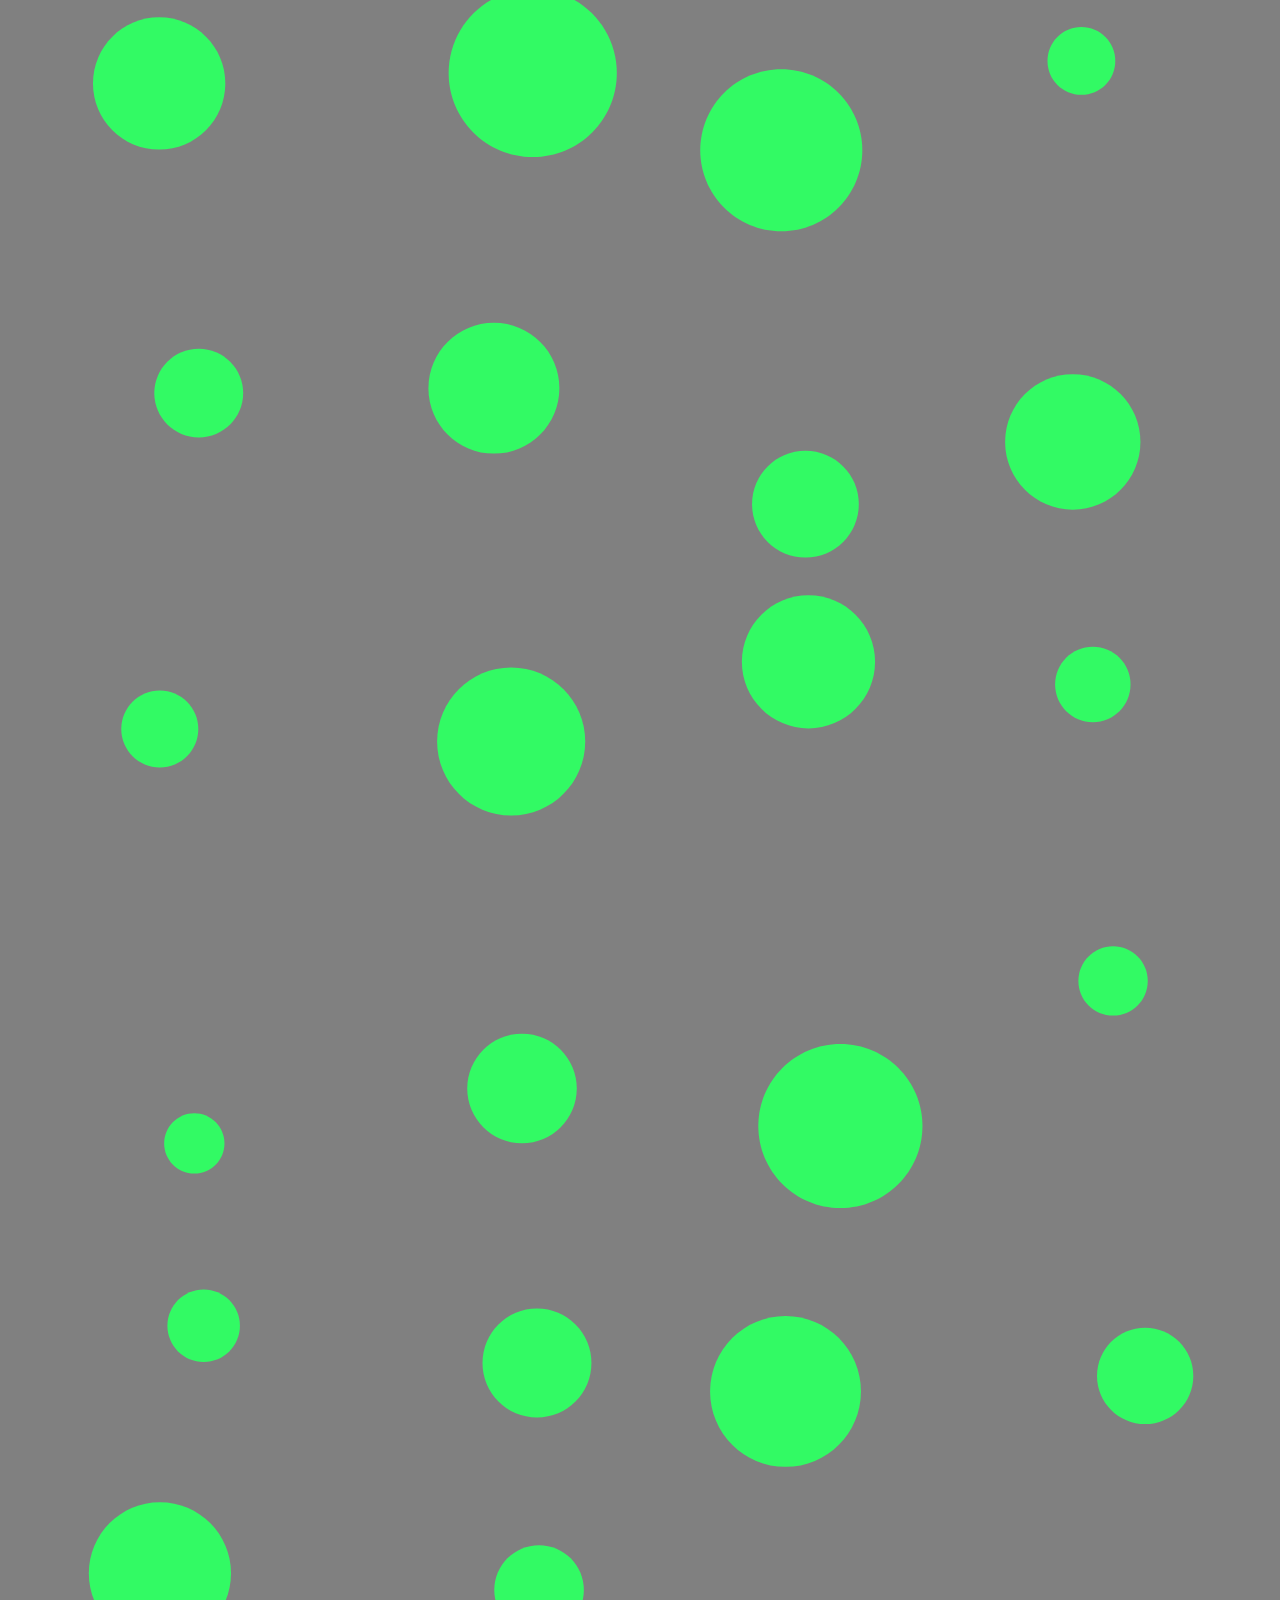
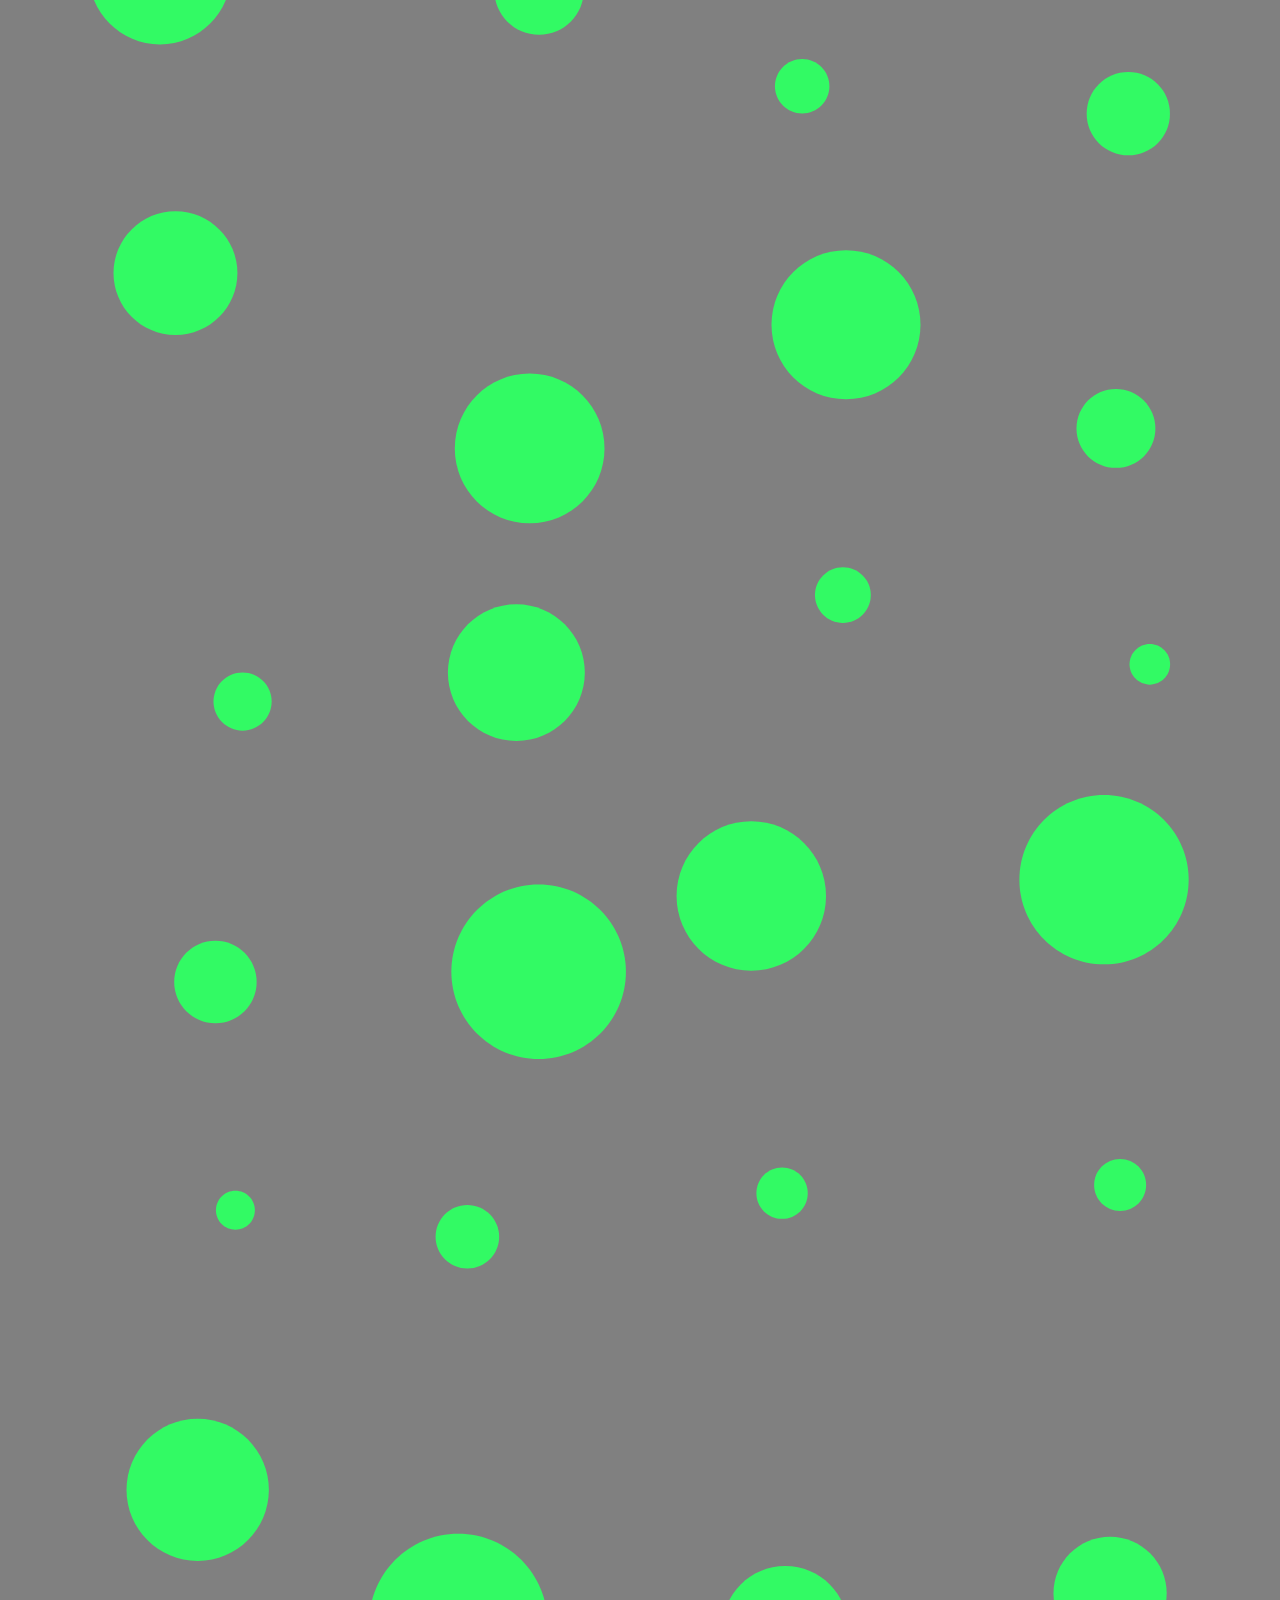
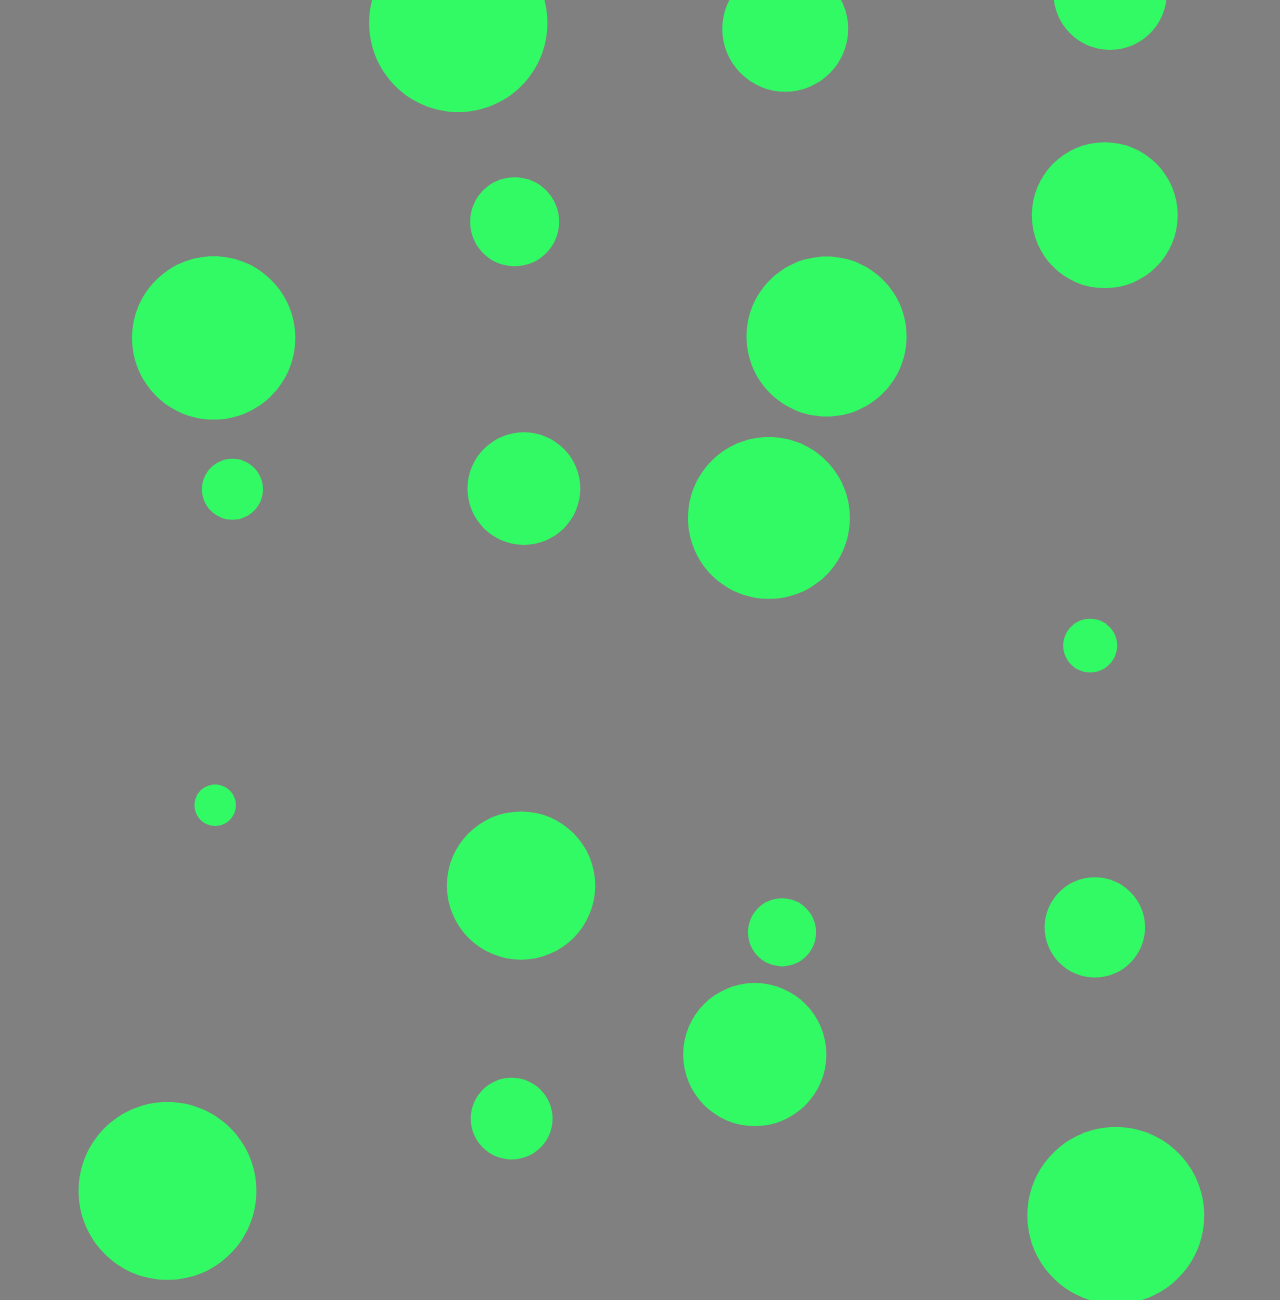
<file: index.html>
<!DOCTYPE html>
<html>
<head>
<!-- Load the Paper.js library -->
<script type="text/javascript" src="paper-full.js"></script>

<link rel="stylesheet" type="text/css" href="climbingWall.css">
	
<!-- Define inlined PaperScript associate it with myCanvas -->
	
<script type="text/paperscript" canvas="myCanvas">
	// Create a Paper.js Path to draw a line into it:
	var path = new Path();
	// Give the stroke a color
	path.strokeColor = 'red';
	var start = new Point(100, 100);
	// Move to start and draw a line from there
	path.moveTo(start);
	// Note the plus operator on Point objects.
	// PaperScript does that for us, and much more!
	path.lineTo(start + [ 100, -50 ]);

	function generateHolds() {

	}


for(var x = 150; x < view.size.width - 50; x+= 300){
		for(var y = 50; y < view.size.height -50; y+= 300){
			new Path.Circle(new Point((x+Math.random()*100), (y+Math.random()*200)), (view.size.width*0.015+(Math.random()*70))).fillColor = "rgb(50,250,100)";
		}
	}

function ScrollToBottom() {
	window.scrollTo(0,document.body.scrollHeight);
}

function pageScroll() {
    window.scrollBy(0,5);
    scrolldelay = setTimeout(pageScroll,0);
}

function onMouseUp(event){
	pageScroll();
}





// function onFrame(event) {
	// ScrollToBottom()
// }



</script>
</head>
<body class="scrollingContainer" id="my_div">
	<canvas id="myCanvas" resize></canvas>
</body>
<script type="climbingWall.js"></script>
</html
</file>
<file: climbingWall.css>
canvas {
	width: 100%;
	height: 500%;
	background: gray;
}

body, html {
 height: 100%;
 margin: 0;
}
</file>
